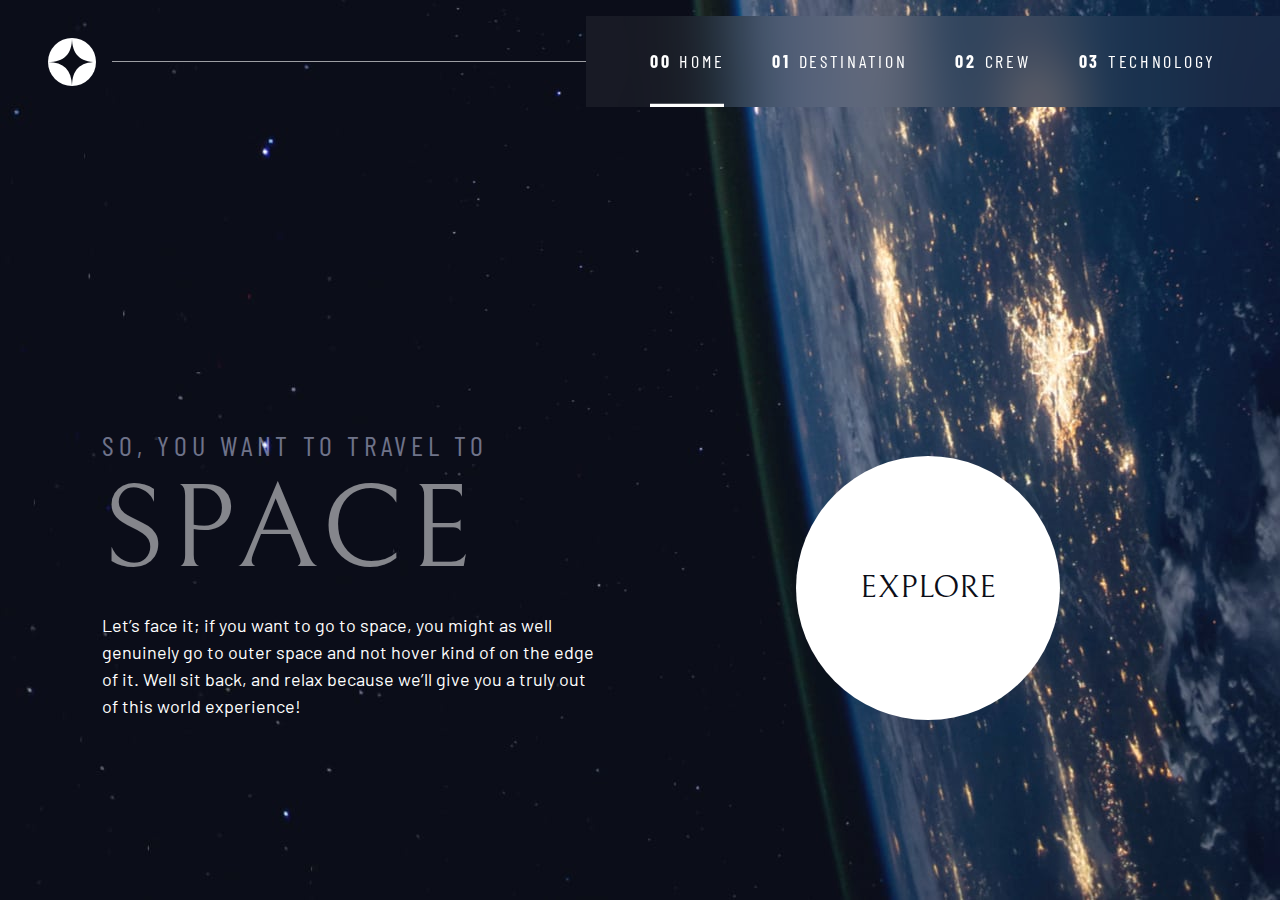
<file: index.html>
<!DOCTYPE html>
<html lang="en">
  <head>
    <meta charset="UTF-8" />
    <meta http-equiv="X-UA-Compatible" content="IE=edge" />
    <meta name="viewport" content="width=device-width, initial-scale=1.0" />
    <link rel="stylesheet" href="./css/styles.css" />

    <!-- Google fonts -->
    <link rel="preconnect" href="https://fonts.googleapis.com" />
    <link rel="preconnect" href="https://fonts.gstatic.com" crossorigin />
    <link
      href="https://fonts.googleapis.com/css2?family=Barlow+Condensed:wght@400;700&family=Bellefair&family=Barlow:wght@400;700&display=swap"
      rel="stylesheet"
    />
    <!-- Custom Styling -->
    <link rel="stylesheet" href="./css/styles.css" />
    <title>Space Tourism Website</title>
  </head>
  <body class="home">
    <a href="#main" class="skip-to-content">Skip to Content</a>
    <header class="primary-header flex">
      <div>
        <img
          src="./assets/shared/logo.svg"
          alt="space tourism logo"
          class="logo"
        />
      </div>
      <button class="mobile-nav-toggle" aria-controls="primary-navigation">
        <span class="sr-only" aria-expanded="false">Menu</span>
      </button>
      <nav>
        <ul
          id="primary-navigation"
          class="primary-navigation hide-navigation underline-indicators flex"
          data-visible="false"
        >
          <li class="active">
            <a
              class="ff-sans-cond uppercase text-white letter-spacing-2"
              href="index.html"
              ><span aria-hidden="true">00</span>Home
            </a>
          </li>
          <li>
            <a
              class="ff-sans-cond uppercase text-white letter-spacing-2"
              href="destination.html"
              ><span aria-hidden="true">01</span>Destination
            </a>
          </li>
          <li>
            <a
              class="ff-sans-cond uppercase text-white letter-spacing-2"
              href="crew.html"
              ><span aria-hidden="true">02</span>Crew
            </a>
          </li>
          <li>
            <a
              class="ff-sans-cond uppercase text-white letter-spacing-2"
              href="#"
              ><span aria-hidden="true">03</span>Technology
            </a>
          </li>
        </ul>
      </nav>
    </header>

    <main id="main" class="grid-container grid-container--home">
      <div class="flow">
        <h1
          class="text-accent fs-500 ff-sans-cond uppercase letter-spacing-1"
          style="opacity: 0.5"
        >
          So, you want to travel to
          <span class="fs-900 ff-serif text-white d-block"> Space </span>
        </h1>
        <p>
          Let’s face it; if you want to go to space, you might as well genuinely
          go to outer space and not hover kind of on the edge of it. Well sit
          back, and relax because we’ll give you a truly out of this world
          experience!
        </p>
      </div>
      <div>
        <a
          href="destination.html"
          class="large-button bg-white uppercase text-dark ff-serif"
          >Explore</a
        >
      </div>
    </main>
    <script src="index.js"></script>
  </body>
</html>
</file>
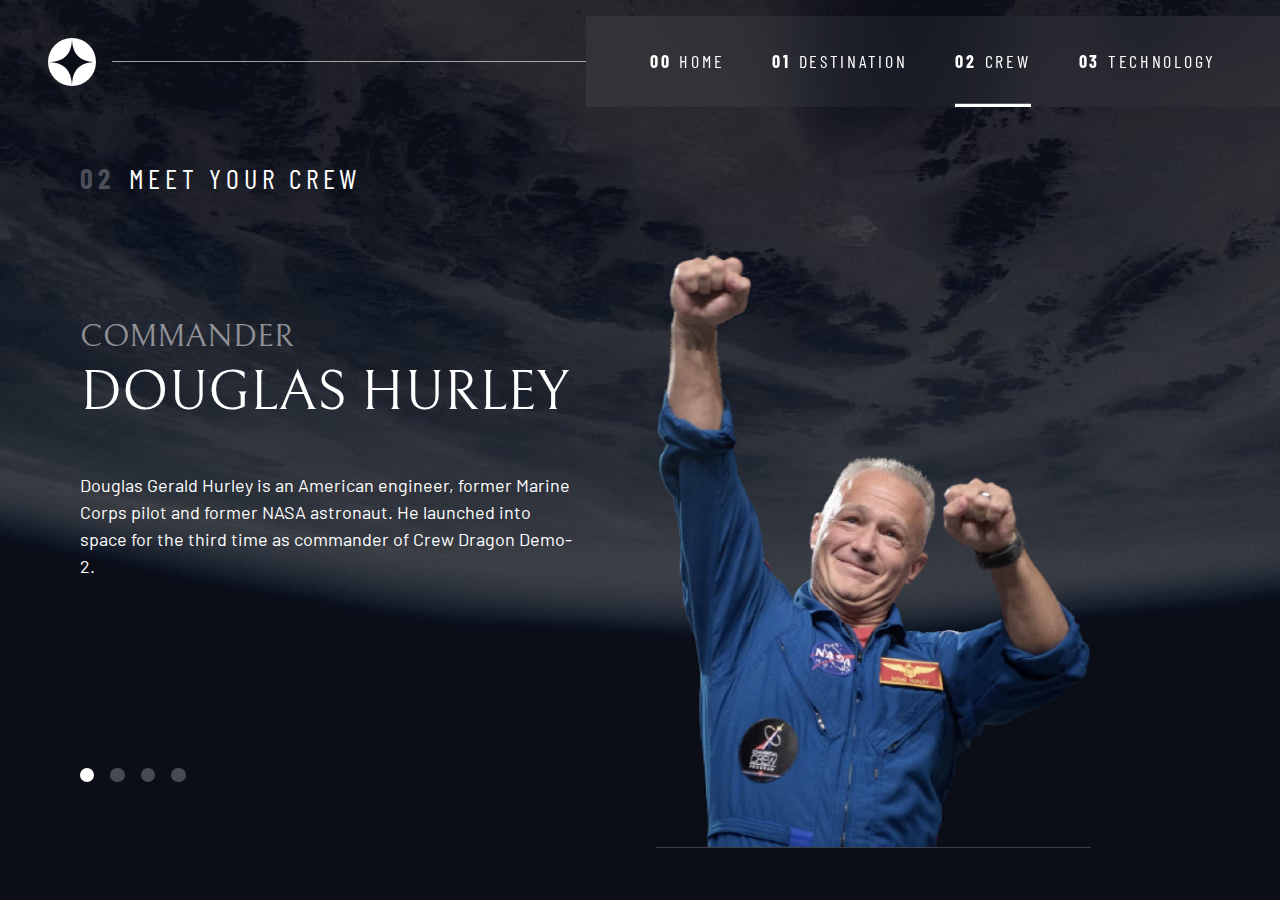
<file: crew.html>
<!DOCTYPE html>
<html lang="en">
  <head>
    <meta charset="UTF-8" />
    <meta http-equiv="X-UA-Compatible" content="IE=edge" />
    <meta name="viewport" content="width=device-width, initial-scale=1.0" />
    <link rel="stylesheet" href="./css/styles.css" />

    <!-- Google fonts -->
    <link rel="preconnect" href="https://fonts.googleapis.com" />
    <link rel="preconnect" href="https://fonts.gstatic.com" crossorigin />
    <link
      href="https://fonts.googleapis.com/css2?family=Barlow+Condensed:wght@400;700&family=Bellefair&family=Barlow:wght@400;700&display=swap"
      rel="stylesheet"
    />
    <!-- Custom Styling -->
    <link rel="stylesheet" href="./css/styles.css" />
    <title>Space Tourism Website</title>
    <script src="tabs.js" defer></script>
  </head>
  <body class="crew">
    <a href="#crew" class="skip-to-content">Skip to Content</a>
    <header class="primary-header flex">
      <div>
        <img
          src="./assets/shared/logo.svg"
          alt="space tourism logo"
          class="logo"
        />
      </div>
      <button class="mobile-nav-toggle" aria-controls="primary-navigation">
        <span class="sr-only" aria-expanded="false">Menu</span>
      </button>
      <nav>
        <ul
          id="primary-navigation"
          data-visible="false"
          class="primary-navigation underline-indicators flex"
        >
          <li>
            <a
              class="ff-sans-cond uppercase text-white letter-spacing-2"
              href="index.html"
              ><span aria-hidden="true">00</span>Home</a
            >
          </li>
          <li>
            <a
              class="ff-sans-cond uppercase text-white letter-spacing-2"
              href="destination.html"
              ><span aria-hidden="true">01</span>Destination</a
            >
          </li>
          <li class="active">
            <a
              class="ff-sans-cond uppercase text-white letter-spacing-2"
              href="crew.html"
              ><span aria-hidden="true">02</span>Crew</a
            >
          </li>
          <li>
            <a
              class="ff-sans-cond uppercase text-white letter-spacing-2"
              href="technology.html"
              ><span aria-hidden="true">03</span>Technology</a
            >
          </li>
        </ul>
      </nav>
    </header>

    <main id="crew" class="grid-container grid-container--crew flow">
      <h1 class="numbered-title">
        <span aria-hidden="true">02</span>Meet your crew
      </h1>
      <picture>
        <source
          srcset="./assets/crew/image-douglas-hurley.webp"
          type="image/webp"
        />
        <img
          src="./assets/crew/image-douglas-hurley.png"
          alt="Douglas Hurley"
        />
      </picture>
      <picture class="hide">
        <source
          srcset="./assets/crew/image-mark-shuttleworth.webp"
          type="image/webp"
        />
        <img
          src="./assets/crew/image-mark-shuttleworth.png"
          alt="Mark Shuttleworth"
        />
      </picture>
      <picture class="hide">
        <source
          srcset="./assets/crew/image-victor-glover.webp"
          type="image/webp"
        />
        <img src="./assets/crew/image-victor-glover.png" alt="Victor Glover" />
      </picture>
      <picture class="hide">
        <source
          srcset="./assets/crew/image-anousheh-ansari.webp"
          type="image/webp"
        />
        <img
          src="./assets/crew/image-anousheh-ansari.png"
          alt="Anousheh Ansari"
        />
      </picture>
      <div class="dot-indicators flex" role="tablist">
        <button aria-selected="true" role="tab" tabindex="0">
          <span class="sr-only">The commander</span>
        </button>
        <button aria-selected="false" role="tab" tabindex="-1">
          <span class="sr-only">The mission specialist</span>
        </button>
        <button aria-selected="false" role="tab" tabindex="-1">
          <span class="sr-only">The pilot</span>
        </button>
        <button aria-selected="false" role="tab" tabindex="-1">
          <span class="sr-only">The crew engineer</span>
        </button>
      </div>
      <!-- Commander -->
      <article class="crew-info flow" role="tabpanel" tabindex="0">
        <header class="flow flow--space-small">
          <h2 class="fs-600 ff-serif uppercase">Commander</h2>
          <p class="fs-700 ff-serif uppercase">Douglas Hurley</p>
        </header>
        <p>
          Douglas Gerald Hurley is an American engineer, former Marine Corps
          pilot and former NASA astronaut. He launched into space for the third
          time as commander of Crew Dragon Demo-2.
        </p>
      </article>
      <!-- Mission Specialist -->
      <article class="crew-info flow hide" role="tabpanel" tabindex="0">
        <header class="flow flow--space-small">
          <h2 class="fs-600 ff-serif uppercase">Mission Specialist</h2>
          <p class="fs-700 ff-serif uppercase">Mark Shuttleworth</p>
        </header>
        <p>
          Mark Richard Shuttleworth is the founder and CEO of Canonical, the
          company behind the Linux-based Ubuntu operating system. Shuttleworth
          became the first South African to travel to space as a space tourist.
        </p>
      </article>
      <!-- Pilot -->
      <article class="crew-info flow hide" role="tabpanel" tabindex="0">
        <header class="flow flow--space-small">
          <h2 class="fs-600 ff-serif uppercase">Pilot</h2>
          <p class="fs-700 ff-serif uppercase">Victor Glover</p>
        </header>
        <p>
          Pilot on the first operational flight of the SpaceX Crew Dragon to the
          International Space Station. Glover is a commander in the U.S. Navy
          where he pilots an F/A-18.He was a crew member of Expedition 64, and
          served as a station systems flight engineer.
        </p>
      </article>
      <!-- Flight Engineer -->
      <article class="crew-info flow hide" role="tabpanel" tabindex="0">
        <header class="flow flow--space-small">
          <h2 class="fs-600 ff-serif uppercase">Flight Engineer</h2>
          <p class="fs-700 ff-serif uppercase">Anousheh Ansari</p>
        </header>
        <p>
          Anousheh Ansari is an Iranian American engineer and co-founder of
          Prodea Systems. Ansari was the fourth self-funded space tourist, the
          first self-funded woman to fly to the ISS, and the first Iranian in
          space.
        </p>
      </article>
    </main>
    <script src="index.js"></script>
  </body>
</html>
</file>
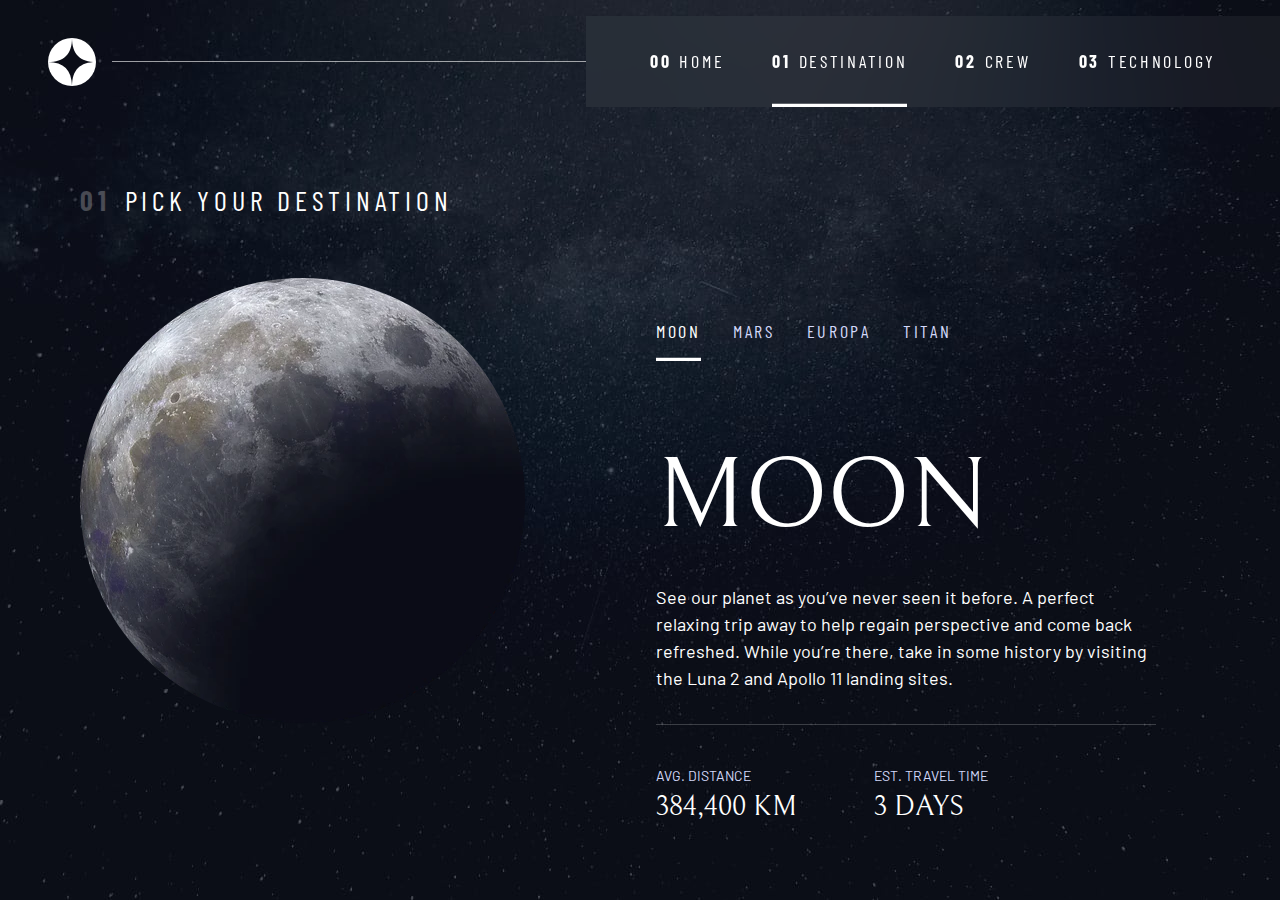
<file: destination.html>
<!DOCTYPE html>
<html lang="en">
  <head>
    <meta charset="UTF-8" />
    <meta http-equiv="X-UA-Compatible" content="IE=edge" />
    <meta name="viewport" content="width=device-width, initial-scale=1.0" />
    <link rel="stylesheet" href="./css/styles.css" />

    <!-- Google fonts -->
    <link rel="preconnect" href="https://fonts.googleapis.com" />
    <link rel="preconnect" href="https://fonts.gstatic.com" crossorigin />
    <link
      href="https://fonts.googleapis.com/css2?family=Barlow+Condensed:wght@400;700&family=Bellefair&family=Barlow:wght@400;700&display=swap"
      rel="stylesheet"
    />
    <!-- Custom Styling -->
    <link rel="stylesheet" href="./css/styles.css" />
    <title>Space Tourism Website</title>
    <script src="tabs.js" defer></script>
  </head>
  <body class="destination">
    <a href="#destination" class="skip-to-content">Skip to Content</a>
    <header class="primary-header flex">
      <div>
        <img
          src="./assets/shared/logo.svg"
          alt="space tourism logo"
          class="logo"
        />
      </div>
      <button class="mobile-nav-toggle" aria-controls="primary-navigation">
        <span class="sr-only" aria-expanded="false">Menu</span>
      </button>
      <nav>
        <ul
          id="primary-navigation"
          class="primary-navigation hide-navigation underline-indicators flex"
          data-visible="false"
        >
          <li>
            <a
              class="ff-sans-cond uppercase text-white letter-spacing-2"
              href="index.html"
              ><span aria-hidden="true">00</span>Home
            </a>
          </li>
          <li class="active">
            <a
              class="ff-sans-cond uppercase text-white letter-spacing-2"
              href="destination.html"
              ><span aria-hidden="true">01</span>Destination
            </a>
          </li>
          <li>
            <a
              class="ff-sans-cond uppercase text-white letter-spacing-2"
              href="crew.html"
              ><span aria-hidden="true">02</span>Crew
            </a>
          </li>
          <li>
            <a
              class="ff-sans-cond uppercase text-white letter-spacing-2"
              href="#"
              ><span aria-hidden="true">03</span>Technology
            </a>
          </li>
        </ul>
      </nav>
    </header>

    <main
      id="destination"
      class="grid-container grid-container--destination flow"
    >
      <h1 class="numbered-title">
        <span aria-hidden="true">01</span>Pick your destination
      </h1>
      <picture>
        <source srcset="assets/destination/image-moon.webp" type="image/webp">
        <img src="assets/destination/image-moon.png" alt="the moon">
      </picture class="hide">
      <picture class="hide">
        <source srcset="assets/destination/image-mars.webp" type="image/webp">
        <img src="assets/destination/image-mars.png" alt="The planet Mars">
      </picture>
      <picture class="hide">
        <source srcset="assets/destination/image-europa.webp" type="image/webp">
        <img src="assets/destination/image-europa.png" alt="The planet Europa">
      </picture>
      <picture class="hide">
        <source srcset="assets/destination/image-titan.webp" type="image/webp">
        <img src="assets/destination/image-titan.png" alt="The moon Titan">
      </picture>
      
      <div class="tab-list underline-indicators flex" role="tablist">
        <button
          aria-selected="true"
          class="active uppercase text-accent letter-spacing-2 ff-sans-cond"
          role="tab"
          tabindex="0"
        >
          moon
        </button>
        <button
          aria-selected="false"
          class="uppercase text-accent letter-spacing-2 ff-sans-cond"
          role="tab"
          tabindex="-1"
        >
          mars
        </button>
        <button
          aria-selected="false"
          class="uppercase text-accent letter-spacing-2 ff-sans-cond"
          role="tab"
          tabindex="-1"
        >
          europa
        </button>
        <button
          aria-selected="false"
          class="uppercase text-accent letter-spacing-2 ff-sans-cond"
          role="tab"
          tabindex="-1"
        >
          titan
        </button>
      </div>
     
    <!-- The moon -->
    <article class="destination-info flow">
      <h2 class="fs-800 uppercase ff-serif">Moon</h2>

      <p>See our planet as you’ve never seen it before. A perfect relaxing trip away to help 
      regain perspective and come back refreshed. While you’re there, take in some history 
      by visiting the Luna 2 and Apollo 11 landing sites.</p>
      
      <div class="destination-meta flex">
        <div>
          <h3 class="text-accent fs-200 uppercase">Avg. distance</h3>
          <p class="ff-serif uppercase">384,400 km</p>
        </div>
        <div>
          <h3 class="text-accent fs-200 uppercase">Est. travel time</h3>
          <p class="ff-serif uppercase">3 days</p>
        </div>
      </div>
    </article>
    
    <!-- Mars -->
    <article class="destination-info flow hide">
      <h2 class="fs-800 uppercase ff-serif">Mars</h2>

      <p>Don’t forget to pack your hiking boots. You’ll need them to tackle Olympus Mons, 
  the tallest planetary mountain in our solar system. It’s two and a half times 
  the size of Everest!</p>
      
      <div class="destination-meta flex">
        <div>
          <h3 class="text-accent fs-200 uppercase">Avg. distance</h3>
          <p class="ff-serif uppercase">225 mil. km</p>
        </div>
        <div>
          <h3 class="text-accent fs-200 uppercase">Est. travel time</h3>
          <p class="ff-serif uppercase">9 months</p>
        </div>
      </div>
    </article>
    
    <!-- Europa -->
    <article class="destination-info flow hide">
      <h2 class="fs-800 uppercase ff-serif">Europa</h2>

      <p>The smallest of the four Galilean moons orbiting Jupiter, Europa is a 
  winter lover’s dream. With an icy surface, it’s perfect for a bit of 
  ice skating, curling, hockey, or simple relaxation in your snug 
  wintery cabin.</p>
      <div class="destination-meta flex">
        <div>
          <h3 class="text-accent fs-200 uppercase">Avg. distance</h3>
          <p class="ff-serif uppercase">628 mil. km</p>
        </div>
        <div>
          <h3 class="text-accent fs-200 uppercase">Est. travel time</h3>
          <p class="ff-serif uppercase">3 years</p>
        </div>
      </div>
    </article>
    
    <!-- Titan -->
    <article class="destination-info flow hide">
      <h2 class="fs-800 uppercase ff-serif">Titan</h2>

      <p>The only moon known to have a dense atmosphere other than Earth, Titan 
  is a home away from home (just a few hundred degrees colder!). As a 
  bonus, you get striking views of the Rings of Saturn.</p>
      
      <div class="destination-meta flex">
        <div>
          <h3 class="text-accent fs-200 uppercase">Avg. distance</h3>
          <p class="ff-serif uppercase">1.6 bil. km</p>
        </div>
        <div>
          <h3 class="text-accent fs-200 uppercase">Est. travel time</h3>
          <p class="ff-serif uppercase">7 years</p>
        </div>
      </div>
    </article>
    </main>
    <script src="index.js"></script>
  </body>
</html>
</file>
<file: css/styles.css>
/* ------------------- */
/* Custom Properties   */
/* ------------------- */

:root {
  /* colors */
  --clr-dark: 230, 35%, 7%;
  --clr-accent: 231, 77%, 90%;
  --clr-white: 0, 0%, 100%;

  /* font-sizes*/
  --fs-900: clamp(5rem, 8vw + 1rem, 9.375rem);
  --fs-800: 3.5rem;
  --fs-700: 1.5rem;
  --fs-600: 1rem;
  --fs-500: 1rem;
  --fs-400: 0.9375rem;
  --fs-300: 1rem;
  --fs-200: 0.875rem;

  /* font-families */
  --ff-serif: "Bellefair", serif;
  --ff-sans-cond: "Barlow Condensed", sans-serif;
  --ff-sans-normal: "Barlow", sans-serif;
}

@media (min-width: 35em) {
  :root {
    /* font-sizes */
    --fs-800: 5rem;
    --fs-700: 2.5rem;
    --fs-600: 1.5rem;
    --fs-500: 1.25rem;
    --fs-400: 1rem;
  }
}

@media (min-width: 45em) {
  :root {
    /* font-sizes */
    --fs-800: 6.25rem;
    --fs-700: 3.5rem;
    --fs-600: 2rem;
    --fs-500: 1.75rem;
    --fs-400: 1.125rem;
  }
}
/* ------------------- */
/* Reset               */
/* ------------------- */

/* Box sizing */

*,
*::before,
*::after {
  box-sizing: border-box;
}

/* Reset margins */

body,
h1,
h2,
h3,
h4,
h5,
p,
figure,
picture {
  margin: 0;
}

h1,
h2,
h3,
h4,
h5,
h6,
p {
  font-weight: 400;
}

/*  set up the body */
body {
  font-family: var(--ff-sans-normal);
  font-size: var(--fs-400);
  background-color: hsl(var(--clr-dark));
  color: hsl(var(--clr-white));
  line-height: 1.5;
  min-height: 100vh;

  display: grid;
  grid-template-rows: min-content 1fr;

  overflow-x: hidden;
}

/* make images easier to work with */
img,
picture {
  max-width: 100%;
  display: block;
}

/* make form elements easire to work with */
input,
button,
textarea,
select {
  font: inherit;
}

/* remove animations for people who've turned them off */
@media (prefers-reduced-motion: reduce) {
  *,
  *::before,
  *::after {
    animation-duration: 0.01ms !important;
    animation-iteration-count: 1 !important;
    transition-duration: 0.01ms !important;
    scroll-behavior: auto !important;
  }
}

/* ------------------- */
/* Utility classes     */
/* ------------------- */

.flex {
  display: flex;
  gap: var(--gap, 1rem);
}

.flow > *:not(:first-child) {
  margin-top: var(--flow-space, 1rem);
  /* outline: 1px solid red; */
}
.flow--space-small {
  --flow-space: 0.5rem;
}

.grid {
  display: grid;
  gap: var(--gap, 1rem);
}

.d-block {
  display: block;
}

/* Kevin's updated version of a container */
.container {
  padding-inline: 2em;
  margin-inline: auto;
  max-width: 80rem;
}

/* 
my version of a container utility class
.container {
  width: 90%;
  max-width: 1400px;
  margin: 0 auto;
} */

/* 

Screen reader only 
Give extra content for elements that would make since
to a person with vision
example: a button with no text
*/
.sr-only {
  position: absolute;
  width: 1px;
  height: 1px;
  padding: 0;
  margin: -1px;
  overflow: hidden;
  clip: rect(0, 0, 0, 0);
  white-space: nowrap; /* added line */
  border: 0;
}

/* colors */

.bg-dark {
  background-color: hsl(var(--clr-dark));
}

.bg-accent {
  background-color: hsl(var(--clr-accent));
}

.bg-white {
  background-color: hsl(var(--clr-white));
}

.text-dark {
  color: hsl(var(--clr-dark));
}

.text-accent {
  color: hsl(var(--clr-accent));
}

.text-white {
  color: hsl(var(--clr-white));
}

/* typography */

.ff-serif {
  font-family: var(--ff-serif);
}
.ff-sans-cond {
  font-family: var(--ff-sans-cond);
}
.ff-sans-normal {
  font-family: var(--ff-sans-normal);
}

.letter-spacing-1 {
  letter-spacing: 4.75px;
}
.letter-spacing-2 {
  letter-spacing: 2.7px;
}
.letter-spacing-3 {
  letter-spacing: 2.35px;
}

.uppercase {
  text-transform: uppercase;
}

.text-center {
  text-align: center;
}

.fs-900 {
  font-size: var(--fs-900);
}
.fs-800 {
  font-size: var(--fs-800);
}
.fs-700 {
  font-size: var(--fs-700);
}
.fs-600 {
  font-size: var(--fs-600);
}
.fs-500 {
  font-size: var(--fs-500);
}
.fs-400 {
  font-size: var(--fs-400);
}
.fs-300 {
  font-size: var(--fs-300);
}
.fs-200 {
  font-size: var(--fs-200);
}

.fs-900,
.fs-800,
.fs-700,
.fs-600 {
  line-height: 1.1;
}

.numbered-title {
  font-family: var(--ff-sans-cond);
  font-size: var(--fs-500);
  text-transform: uppercase;
  letter-spacing: 4.75px;
}

.numbered-title span {
  margin-right: 0.5em;
  font-weight: 700;
  color: hsl(var(--clr-white), 0.25);
}

.hide,
.hidden {
  display: none;
}

/* ------------------- */
/* Components          */
/* ------------------- */

/* 
my version of styling the link visually into a button
.large-button {
  --length: 251px;

  display: flex;
  justify-content: center;
  align-items: center;
  padding: 1rem;
  border-radius: 50%;
  width: var(--length);
  height: var(--length);
  text-decoration: none;
} */

.skip-to-content {
  position: absolute;
  text-decoration: none;
  background: hsl(var(--clr-white));
  color: hsl(var(--clr-dark));
  padding: 0.5em 1em;
  transform: translateY(-100%);
  transition: transform 250ms ease-in-out;
}

.skip-to-content:focus {
  transform: translateY(0);
}

.column {
  flex-direction: column;
  align-items: center;
  justify-content: center;
}

.centered {
  display: flex;
  align-items: center;
  justify-content: center;
}

.large-button {
  font-size: 2rem;
  position: relative;
  display: inline-grid;
  place-items: center;
  padding: 0 2em;
  border-radius: 50%;
  aspect-ratio: 1; /* short hand for  1 / 1  width for width / height*/
  text-decoration: none;
  /* box-shadow: 0px 0px 0px 0px hsl(var(--clr-white), 0.2); */
  /* transition: all 200ms ease-in-out; */
}

.large-button::after {
  content: "";
  position: absolute;
  z-index: -1;
  width: 100%;
  height: 100%;
  border-radius: 50%;
  box-shadow: 0px 0px 0px 14px hsl(var(--clr-white), 0.2);
  opacity: 0;
  transition: all 200ms ease-in-out;
}
.large-button:hover::after,
.large-button:focus::after {
  box-shadow: 0px 0px 2px 34px hsl(var(--clr-white), 0.2);
  opacity: 1;
}

/* primary-header */

.primary-header {
  align-items: center;
  justify-content: space-between;
}

.logo {
  margin: 1.5rem clamp(1.5rem, 5vw, 3rem);
}

.primary-navigation {
  --gap: clamp(1.5rem, 5vw, 3rem);
  --underline-gap: 2rem;
  background-color: hsl(var(--clr-dark), 0.65);
  list-style: none;
  margin: 0;
  padding: 0;
}

.mobile-nav-toggle {
  display: none;
}

.primary-navigation a {
  text-decoration: none;
}

.primary-navigation a > span {
  font-weight: 700;
  margin-right: 0.5rem;
}

@supports (backdrop-filter: blur(2rem)) {
  .primary-navigation {
    background-color: hsl(var(--clr-white), 0.05);
    backdrop-filter: blur(2rem);
  }
}

@media (max-width: 35rem) {
  .primary-navigation {
    --underline-gap: 0.5rem;
    position: fixed;
    z-index: 1000;
    inset: 0 0 0 30%;
    list-style: none;
    margin: 0;
    padding: min(20rem, 15vh) 2rem;
    flex-direction: column;
    transform: translateX(100%);
    transition: all 250ms ease-in;
  }

  .primary-navigation[data-visible="true"] {
    transform: translateX(0%);
  }

  .mobile-nav-toggle {
    display: block;
    position: absolute;
    z-index: 2000;
    right: 1rem;
    top: 2rem;
    background-color: transparent;
    background-image: url(../assets/shared/icon-hamburger.svg);
    background-repeat: no-repeat;
    width: 1.5rem;
    aspect-ratio: 1;
    border: 0;
  }

  .mobile-nav-toggle[aria-expanded="true"] {
    background-image: url(../assets/shared/icon-close.svg);
  }

  .mobile-nav-toggle:focus-visible {
    outline: 5px solid white;
    outline-offset: 5px;
  }

  .primary-navigation.underline-indicators > .active,
  .primary-navigation.underline-indicators > [aria-selected="true"] {
    color: hsl(var(--clr-white), 1);
    box-shadow: 0px 0px 0px 0px hsl(var(--clr-white)) inset;
  }

  .primary-navigation.underline-indicators > *:hover,
  .primary-navigation.underline-indicators > *:focus {
    box-shadow: 0px 0px 0px 0px hsl(var(--clr-white), 0.5) inset;
  }
}

@media (min-width: 45em) {
  .primary-navigation {
    padding-inline: clamp(2.6rem, 5vw, 7rem);
  }
}

@media (min-width: 35em) and (max-width: 44.999em) {
  .primary-navigation a > span {
    display: none;
  }
  .primary-navigation {
    padding-inline: 3rem;
  }
}

@media (min-width: 45em) {
  .primary-header::after {
    content: "";
    display: block;
    position: relative;
    height: 1px;
    width: 100%;
    margin-right: -40px;
    background: hsl(var(--clr-white), 0.6);
  }
  .primary-header nav {
    order: 2;
  }
  .primary-navigation {
    margin-block: 1rem;
  }
}

.underline-indicators > * {
  cursor: pointer;
  padding: var(--underline-gap, 1rem) 0;
  border: 0;
  background-color: transparent;
}

.underline-indicators > .active,
.underline-indicators > [aria-selected="true"] {
  color: hsl(var(--clr-white), 1);
  box-shadow: 0px -0.2rem 0px 0px hsl(var(--clr-white)) inset;
}

.underline-indicators > *:hover,
.underline-indicators > *:focus {
  box-shadow: 0px -0.2rem 0px 0px hsl(var(--clr-white), 0.5) inset;
}

.tab-list {
  --gap: 2rem;
}

.dot-indicators > * {
  cursor: pointer;
  aspect-ratio: 1;
  border-radius: 50%;
  border: none;
  padding: 0.4em;
  background-color: hsl(var(--clr-white), 0.25);
}

.dot-indicators > *:hover,
.dot-indicators > *:focus {
  background-color: hsl(var(--clr-white), 0.5);
}

.dot-indicators > [aria-selected="true"] {
  background-color: hsl(var(--clr-white), 1);
}

.number-indicators > * {
  --length: 3em;
  aspect-ratio: 1;
  width: var(--length);
  height: var(--length);
  background-color: var(--clr-dark);
  color: var(--clr-white);
  border-radius: 50%;
  border: 1px solid hsl(var(--clr-white), 0.25);
}

.number-indicators > *:hover,
.number-indicators > *:focus {
  border-color: hsl(var(--clr-white), 1);
}

.number-indicators > [aria-selected="true"] {
  background-color: hsl(var(--clr-white), 1);
  color: hsl(var(--clr-dark));
}

/* ------------------------- */
/* Page specific background  */
/* ------------------------- */

body {
  background-size: cover;
  background-position: bottom center;
}

/* Home */
.home {
  background-image: url(../assets/home/background-home-mobile.jpg);
}

@media (min-width: 35em) {
  .home {
    background-position: center center;
    background-image: url(../assets/home/background-home-tablet.jpg);
  }
}
@media (min-width: 45em) {
  .home {
    background-image: url(../assets/home/background-home-desktop.jpg);
  }
}

/* Destination */
.destination {
  background-image: url(../assets/destination/background-destination-mobile.jpg);
}
@media (min-width: 35em) {
  .destination {
    background-position: center center;
    background-image: url(../assets/destination/background-destination-tablet.jpg);
  }
}
@media (min-width: 45em) {
  .destination {
    background-image: url(../assets/destination/background-destination-desktop.jpg);
  }
}

/* Crew */
.crew {
  background-image: url(../assets/crew/background-crew-mobile.jpg);
}
@media (min-width: 35em) {
  .crew {
    background-position: center center;
    background-image: url(../assets/crew/background-crew-tablet.jpg);
  }
}
@media (min-width: 45em) {
  .crew {
    background-image: url(../assets/crew/background-crew-desktop.jpg);
  }
}

/* --------- */
/* Layout    */
/* --------- */

.grid-container {
  display: grid;
  text-align: center;
  place-items: center;
  padding-inline: 1rem;
  padding-bottom: 3rem;
}

.grid-container p:not([class]) {
  max-width: 50ch;
}

.numbered-title {
  grid-area: title;
}

/* destination  */

.grid-container--destination {
  --flow-space: 2rem;
  grid-template-areas:
    "title"
    "image"
    "tabs"
    "content";
}

.grid-container--destination > picture {
  grid-area: image;
  max-width: 60%;
  align-self: start;
}

.grid-container--destination > .tab-list {
  grid-area: tabs;
}

.grid-container--destination > .destination-info {
  grid-area: content;
}

.destination-meta {
  flex-direction: column;
  border-top: 1px solid hsl(var(--clr-white), 0.2);
  margin-top: 2.5rem;
  padding-top: 2.5rem;
}

.destination-meta p {
  font-size: 1.75rem;
}

/* Crew */

.grid-container--crew {
  --flow-space: 3rem;
  grid-template-areas:
    "title"
    "image"
    "dots"
    "content";
}

.grid-container--crew > picture {
  grid-area: image;
  max-width: 80%;
  border-bottom: 1px solid hsl(var(--clr-white), 0.2);
}

.grid-container--crew > .dot-indicators {
  grid-area: dots;
}

.grid-container--crew > .crew-info {
  grid-area: content;
}

.crew-info h2 {
  opacity: 0.5;
}

@media (min-width: 35em) and (max-width: 44.999em) {
  .grid-container--crew {
    grid-template-areas:
      "title"
      "content"
      "dots"
      "image";
  }
}

@media (min-width: 35em) {
  .numbered-title {
    justify-self: start;
    margin-top: 2rem;
  }

  .destination-meta {
    --gap: 7rem;
    flex-direction: row;
    justify-content: center;
  }
}

@media (min-width: 45em) {
  .grid-container {
    grid-template-columns:
      minmax(2rem, 1fr)
      repeat(2, minmax(0, 40rem))
      minmax(2rem, 1fr);
    column-gap: var(--container-gap, 2rem);
    text-align: left;
  }
  .grid-container--home > *:first-child {
    grid-column: 2;
    /* outline: 1px solid red; */
  }

  .grid-container--home > *:last-child {
    grid-column: 3;
    /* outline: 1px solid yellow; */
  }

  .grid-container--home {
    padding-bottom: max(6rem, 20vh);
    align-items: end;
  }

  .grid-container--destination {
    justify-items: start;
    grid-template-areas:
      ". title title ."
      ". image tabs ."
      ". image content .";
  }

  .destination-meta {
    --gap: min(6vw, 6rem);
    justify-content: flex-start;
  }

  .grid-container--destination > picture {
    max-width: 90%;
  }

  .grid-container--crew {
    justify-items: start;
    grid-template-areas:
      ". title title ."
      ". content image ."
      ". dots image .";
  }
}
</file>
